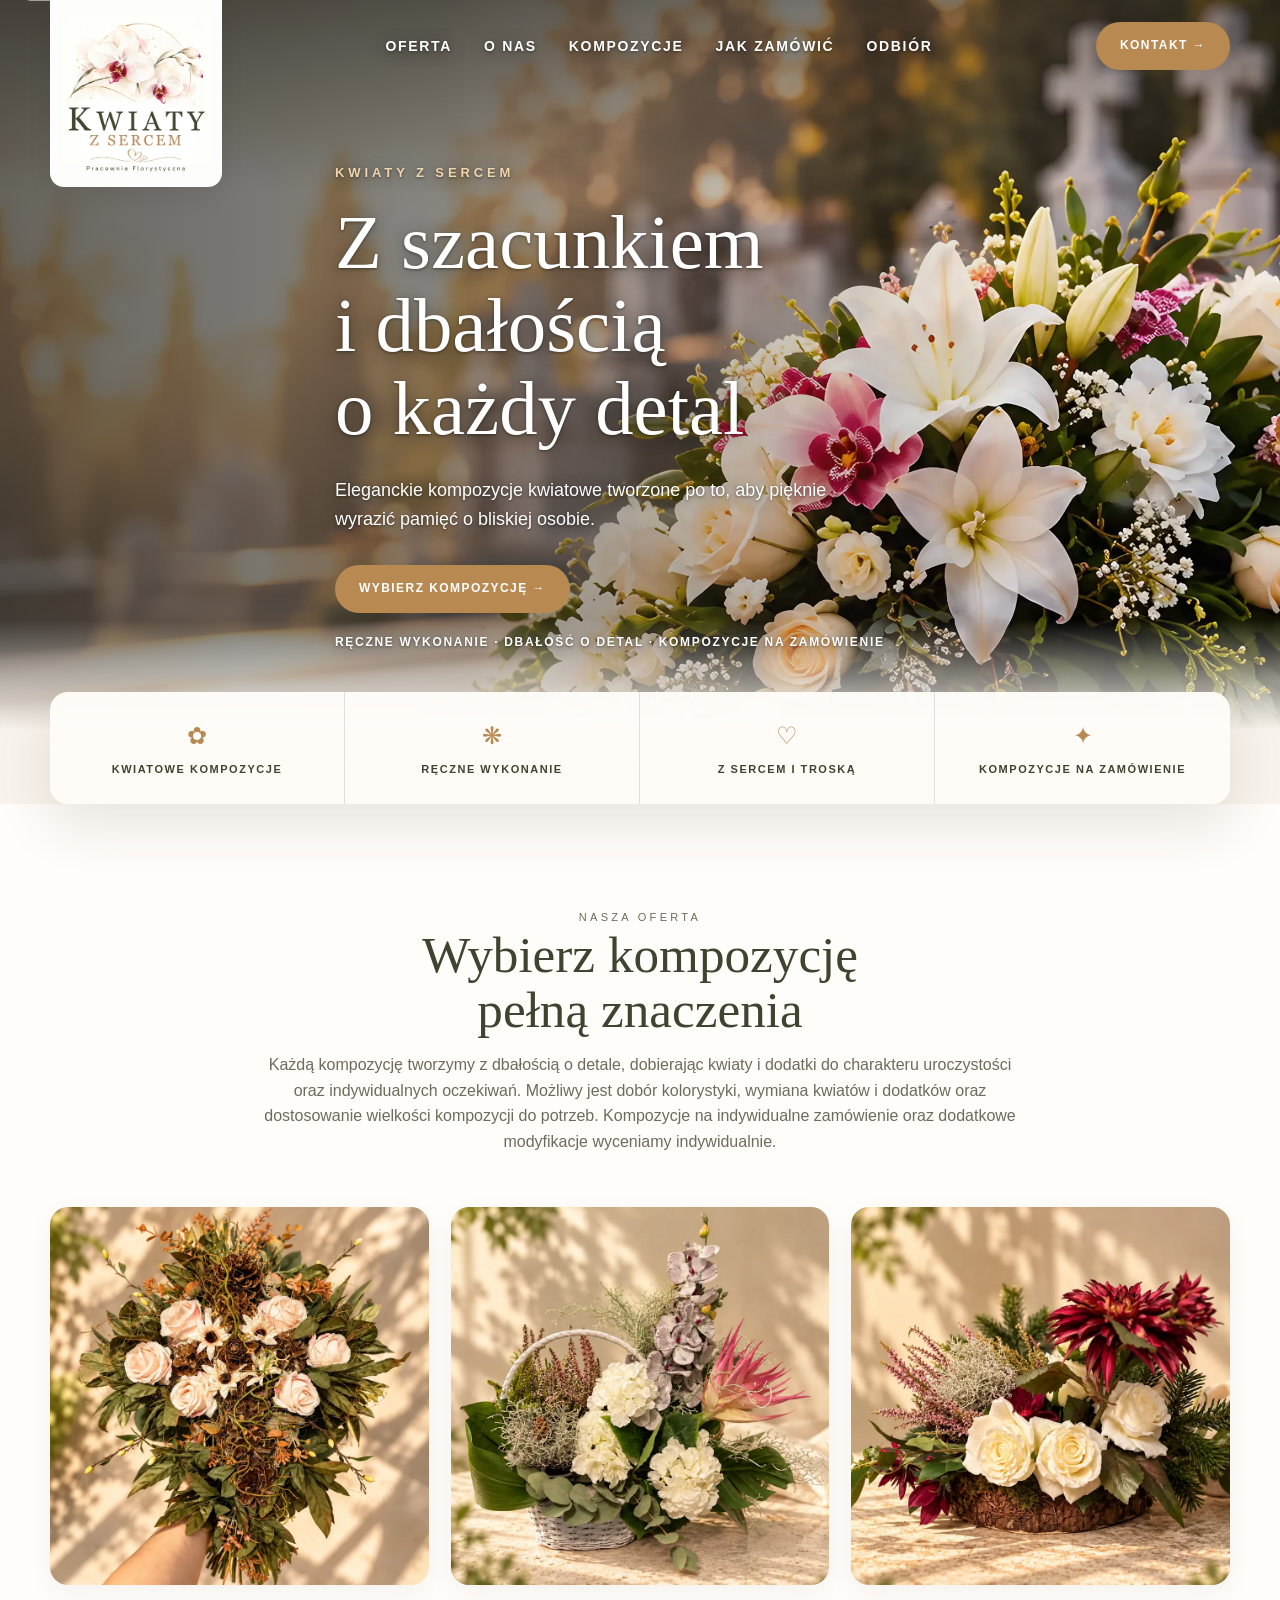
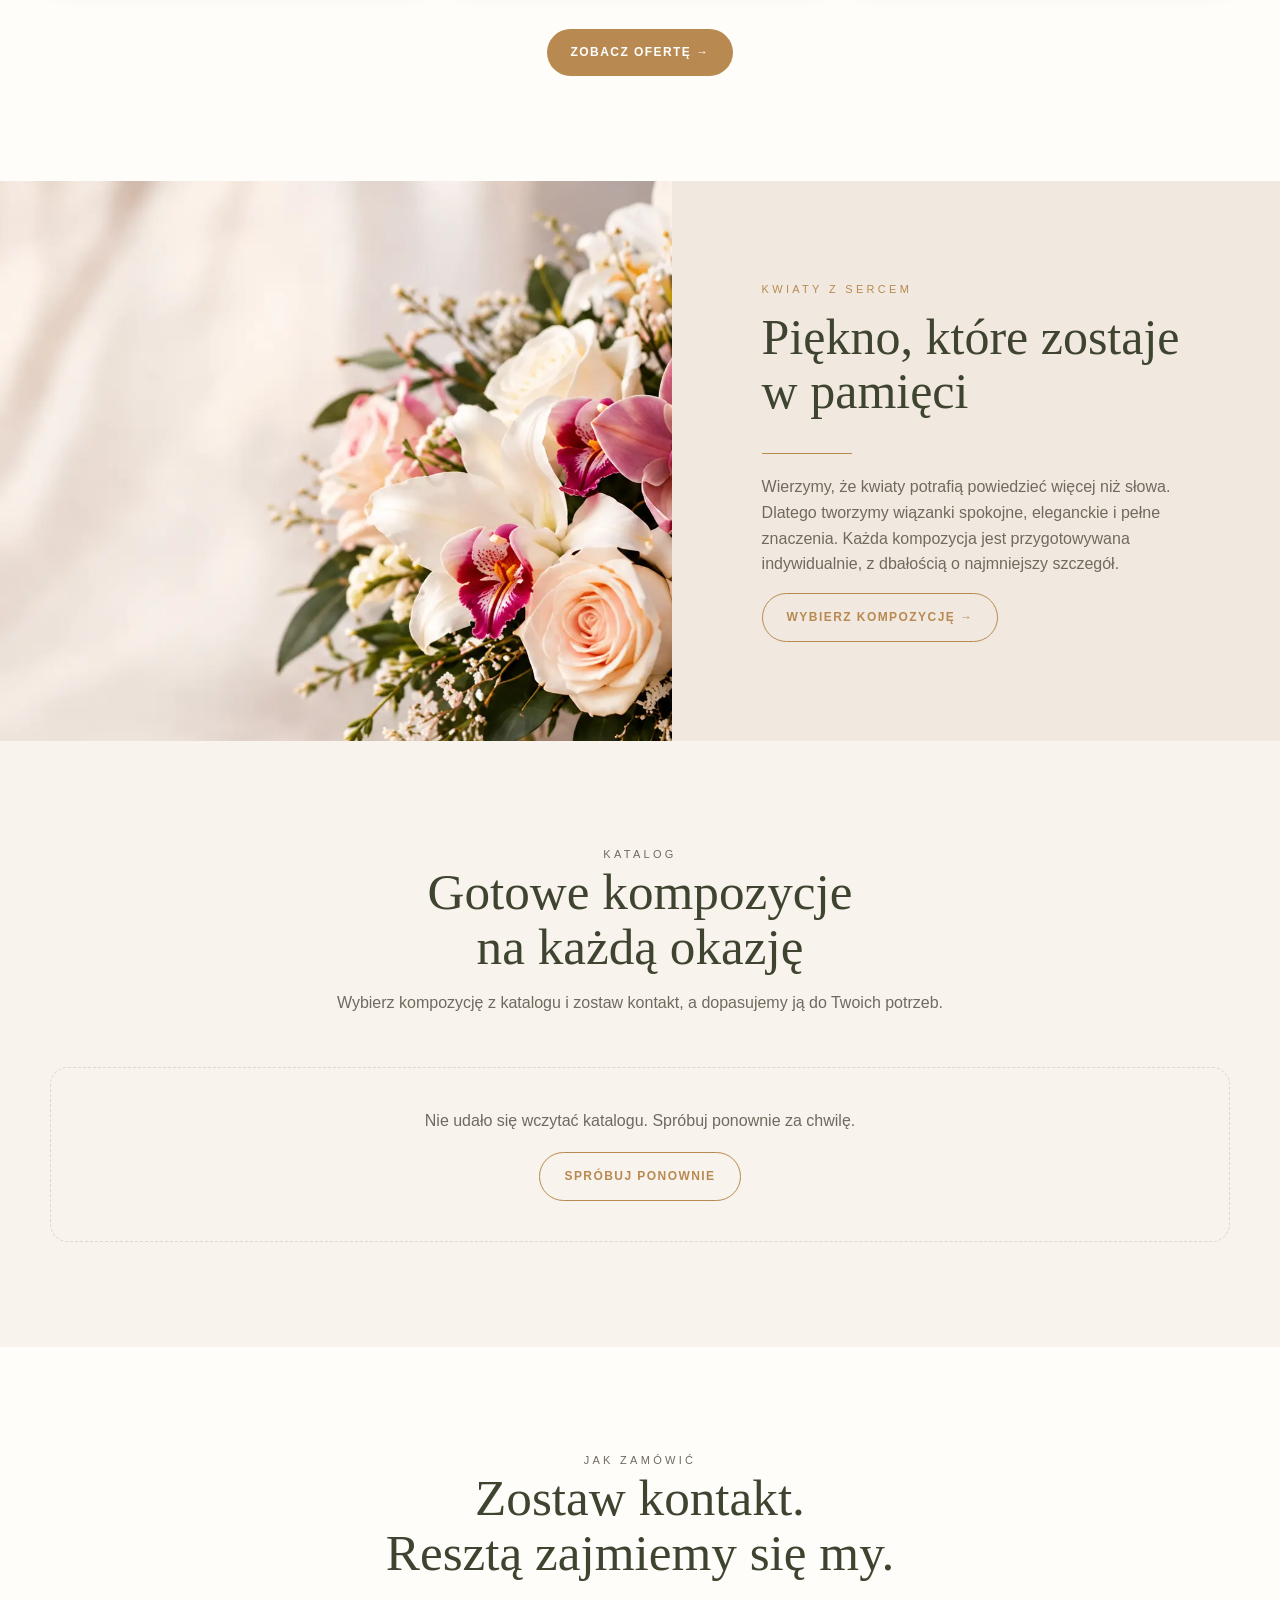
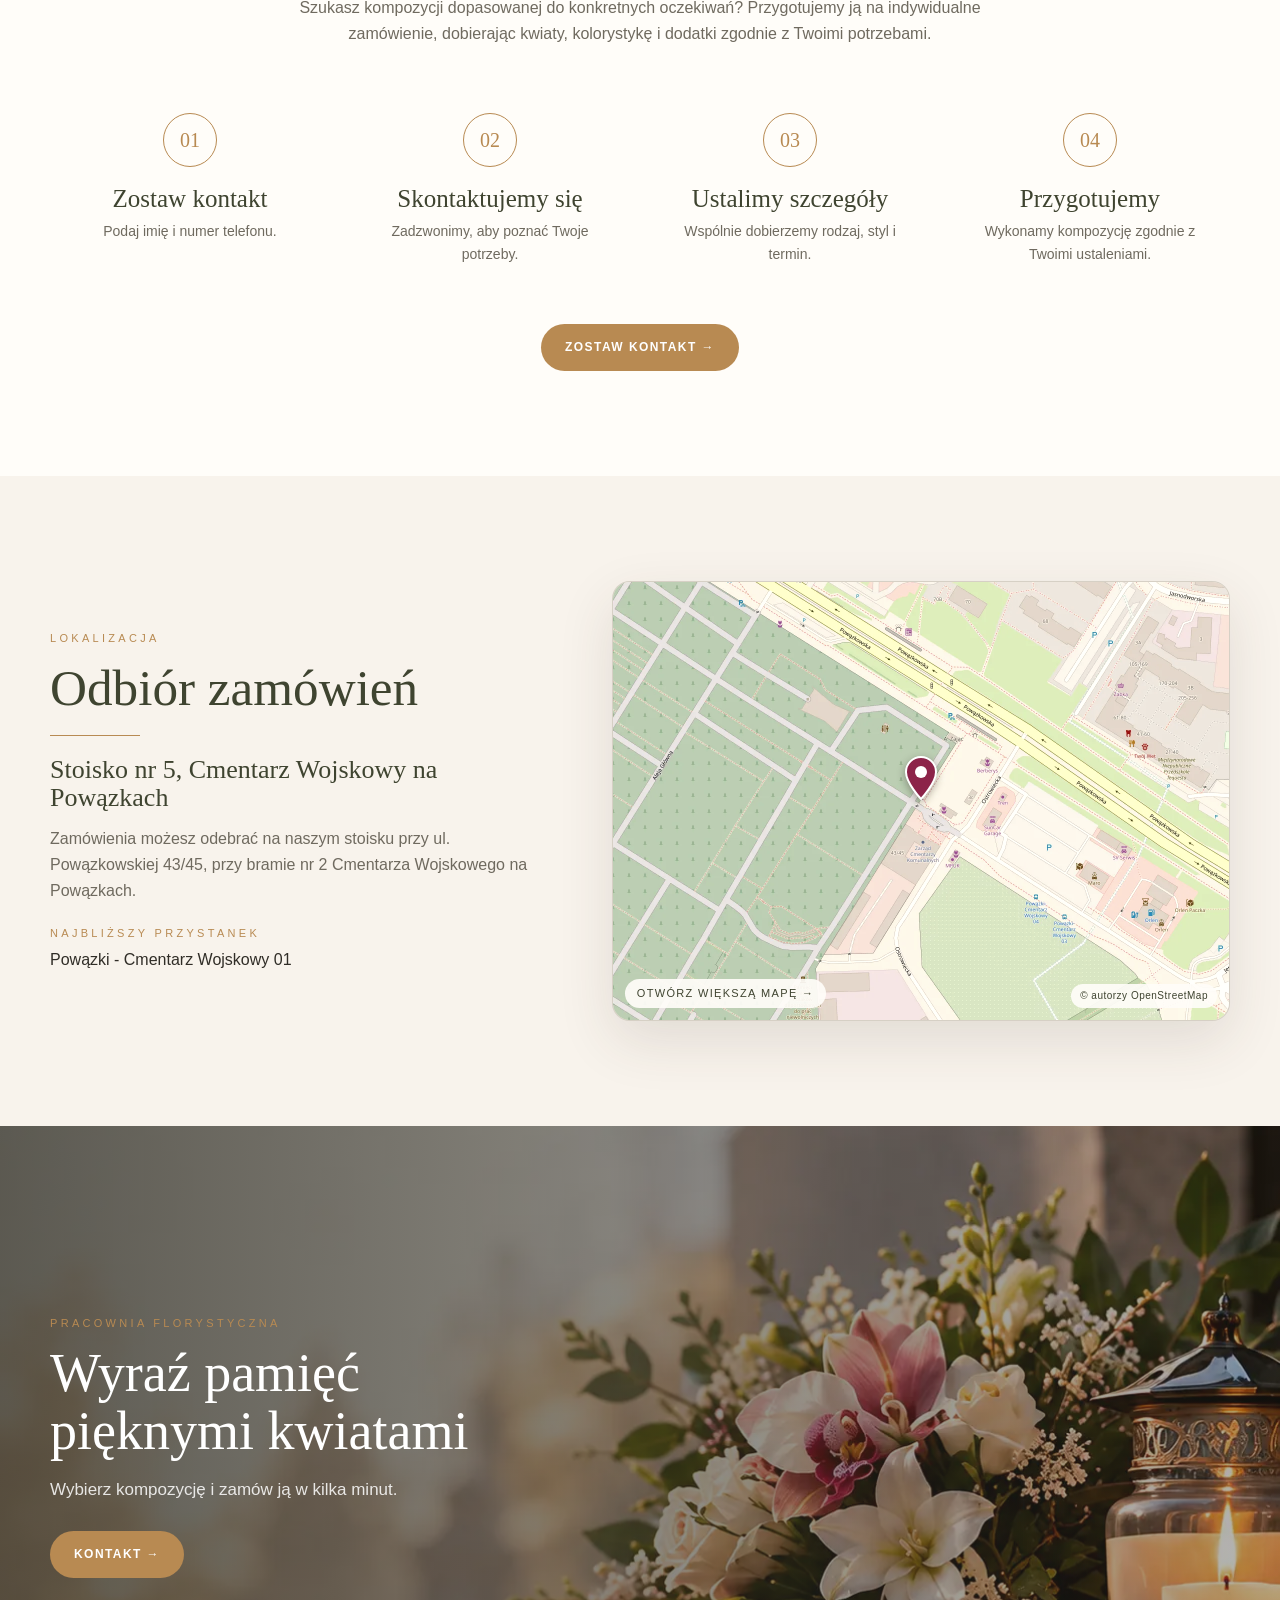
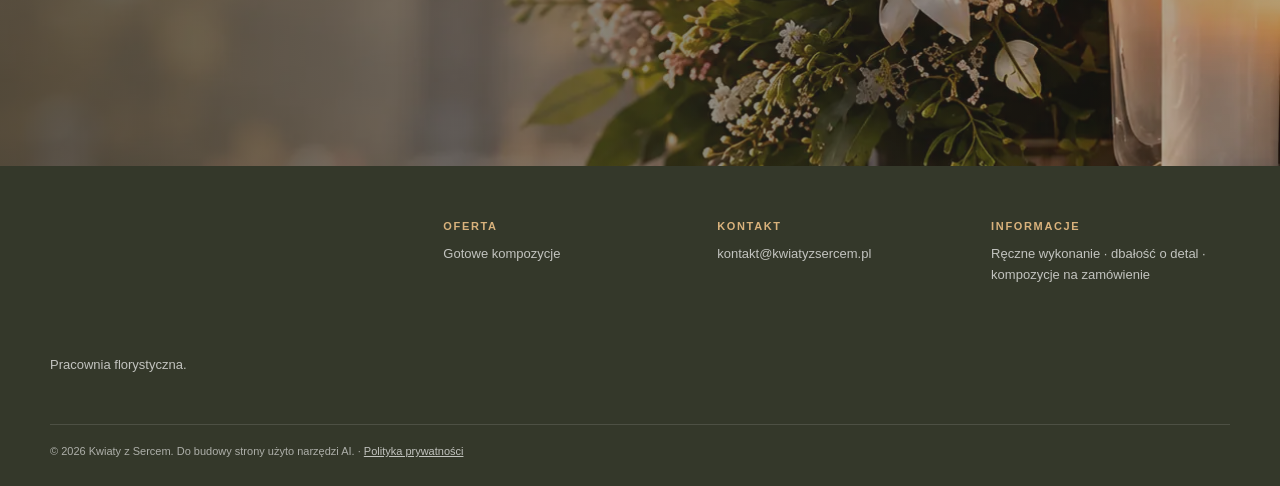
<file: index.html>
<!DOCTYPE html>
<html lang="pl">
<head>
  <meta charset="UTF-8">
  <meta name="viewport" content="width=device-width, initial-scale=1.0">
  <meta http-equiv="Content-Security-Policy" content="default-src 'self'; script-src 'self'; style-src 'self'; img-src 'self' https:; connect-src https://script.google.com https://script.googleusercontent.com; base-uri 'self'; form-action 'none'; object-src 'none'">
  <title>Kwiaty z Sercem | Pracownia Florystyczna</title>
  <meta name="description" content="Kwiaty z Sercem - pracownia florystyczna. Eleganckie kompozycje kwiatowe na zamówienie, przygotowywane z dbałością o każdy detal.">
  <meta name="theme-color" content="#f8f3ec">

  <link rel="icon" href="assets/icons/favicon.svg" type="image/svg+xml">
  <link rel="icon" href="assets/icons/favicon.ico" sizes="48x48">
  <link rel="apple-touch-icon" href="assets/icons/apple-touch-icon.png">

  <meta property="og:type" content="website">
  <meta property="og:locale" content="pl_PL">
  <meta property="og:title" content="Kwiaty z Sercem | Pracownia Florystyczna">
  <meta property="og:description" content="Eleganckie kompozycje kwiatowe, przygotowywane z dbałością o każdy detal.">

  <link rel="preconnect" href="https://script.google.com" crossorigin>
  <link rel="preconnect" href="https://script.googleusercontent.com" crossorigin>
  <link rel="preload" as="image" href="assets/images/hero-1600.webp" media="(max-width: 1200px)">
  <link rel="preload" as="image" href="assets/images/hero-2400.webp" media="(min-width: 1201px)">
  <link rel="stylesheet" href="css/styles.css">
  <script src="js/utils.js" defer></script>
  <script src="js/main.js" defer></script>
  <script src="js/catalog.js" defer></script>
</head>
<body>
  <a class="skip-link" href="#main">Przejdź do treści</a>

  <header class="site-header">
    <nav class="nav container" data-nav aria-label="Menu główne">
      <a class="brand" href="#top" aria-label="Kwiaty z Sercem - początek strony">
        <img src="assets/images/logo.webp" alt="Kwiaty z Sercem - Pracownia Florystyczna" width="400" height="429">
      </a>

      <ul class="nav__links" id="nav-links">
        <li><a href="#oferta">Oferta</a></li>
        <li><a href="#o-nas">O nas</a></li>
        <li><a href="#kompozycje">Kompozycje</a></li>
        <li><a href="#jak-zamowic">Jak zamówić</a></li>
        <li><a href="#odbior">Odbiór</a></li>
        <li class="nav__cta-mobile">
          <button class="btn btn--gold" type="button" data-order-open>Kontakt →</button>
        </li>
      </ul>

      <button class="btn btn--gold" type="button" data-order-open>Kontakt →</button>
      <button class="nav__toggle" type="button" data-nav-toggle
              aria-label="Menu" aria-controls="nav-links" aria-expanded="false"></button>
    </nav>
  </header>

  <main id="main">
    <div id="top"></div>

    <section class="hero" aria-labelledby="hero-title">
      <div class="container hero__content">
        <p class="hero__eyebrow">Kwiaty z Sercem</p>
        <h1 class="hero__title" id="hero-title">Z szacunkiem<br>i dbałością<br>o każdy detal</h1>
        <p class="hero__copy">
          Eleganckie kompozycje kwiatowe tworzone po to,
          aby pięknie wyrazić pamięć o bliskiej osobie.
        </p>
        <a class="btn btn--gold" href="#kompozycje">Wybierz kompozycję →</a>
        <p class="hero__note">Ręczne wykonanie · dbałość o detal · kompozycje na zamówienie</p>
      </div>
    </section>

    <div class="trust container">
      <ul class="trust__list">
        <li class="trust__item">
          <div class="trust__icon" aria-hidden="true">✿</div>
          <strong class="trust__label">Kwiatowe kompozycje</strong>
        </li>
        <li class="trust__item">
          <div class="trust__icon" aria-hidden="true">❋</div>
          <strong class="trust__label">Ręczne wykonanie</strong>
        </li>
        <li class="trust__item">
          <div class="trust__icon" aria-hidden="true">♡</div>
          <strong class="trust__label">Z sercem i troską</strong>
        </li>
        <li class="trust__item">
          <div class="trust__icon" aria-hidden="true">✦</div>
          <strong class="trust__label">Kompozycje na zamówienie</strong>
        </li>
      </ul>
    </div>

    <section class="section offers" id="oferta" aria-labelledby="offers-title">
      <div class="container">
        <div class="section-head">
          <p class="section-kicker">Nasza oferta</p>
          <h2 id="offers-title">Wybierz kompozycję<br>pełną znaczenia</h2>
          <p>Każdą kompozycję tworzymy z dbałością o detale, dobierając kwiaty i dodatki do charakteru uroczystości oraz indywidualnych oczekiwań. Możliwy jest dobór kolorystyki, wymiana kwiatów i dodatków oraz dostosowanie wielkości kompozycji do potrzeb. Kompozycje na indywidualne zamówienie oraz dodatkowe modyfikacje wyceniamy indywidualnie.</p>
        </div>

        <div class="offers__showcase">
          <img src="assets/images/katalog/11.webp" alt="Bukiet z brzoskwiniowych róż, szyszek i jesiennej zieleni"
               width="900" height="900" loading="lazy">
          <img src="assets/images/katalog/15.webp" alt="Biały koszyk z hortensjami, orchideą i zielenią"
               width="900" height="900" loading="lazy">
          <img src="assets/images/katalog/19.webp" alt="Kremowe róże i bordowy kwiat w koszu z kory"
               width="900" height="900" loading="lazy">
        </div>

        <div class="section__cta">
          <a class="btn btn--gold" href="#kompozycje">Zobacz ofertę →</a>
        </div>
      </div>
    </section>

    <section class="story" id="o-nas" aria-labelledby="story-title">
      <div class="story__image" role="img" aria-label="Wiązanka z lampionem przy nagrobku"></div>
      <div class="story__copy">
        <p class="section-kicker">Kwiaty z Sercem</p>
        <h2 class="story__title" id="story-title">Piękno, które zostaje w pamięci</h2>
        <hr class="divider">
        <p class="story__text">
          Wierzymy, że kwiaty potrafią powiedzieć więcej niż słowa.
          Dlatego tworzymy wiązanki spokojne, eleganckie i pełne znaczenia.
          Każda kompozycja jest przygotowywana indywidualnie, z dbałością o najmniejszy szczegół.
        </p>
        <div>
          <a class="btn btn--outline" href="#kompozycje">Wybierz kompozycję →</a>
        </div>
      </div>
    </section>

    <section class="section catalog" id="kompozycje" aria-labelledby="catalog-title" data-catalog>
      <div class="container">
        <div class="section-head">
          <p class="section-kicker">Katalog</p>
          <h2 id="catalog-title">Gotowe kompozycje<br>na każdą okazję</h2>
          <p>Wybierz kompozycję z katalogu i zostaw kontakt, a dopasujemy ją do Twoich potrzeb.</p>
        </div>

        <div class="catalog__filters" data-catalog-filters hidden>
          <div class="catalog__group" data-catalog-occasion-group>
            <span class="catalog__label" id="catalog-occasion-label">Okazja</span>
            <div class="catalog__chips" role="group" aria-labelledby="catalog-occasion-label" data-catalog-chips></div>
          </div>
          <div class="catalog__group" data-catalog-price-group>
            <label class="catalog__label" for="catalog-price">Cena do: <output data-catalog-price-output>dowolna</output></label>
            <input class="catalog__range" id="catalog-price" type="range" min="0" max="0" step="50" value="0" data-catalog-price>
          </div>
        </div>

        <div class="catalog__summary" data-catalog-summary hidden>
          <p class="catalog__count" role="status" data-catalog-count></p>
          <button class="catalog__reset" type="button" data-catalog-reset disabled>Wyczyść filtry</button>
        </div>
        <div class="catalog__notice" data-catalog-notice role="status" hidden></div>
        <div class="catalog__grid" data-catalog-grid aria-busy="true"></div>
        <div class="catalog__message" data-catalog-message hidden></div>
        <noscript><p class="catalog__message">Do wyświetlenia katalogu potrzebny jest JavaScript.</p></noscript>
      </div>
    </section>

    <section class="section process" id="jak-zamowic" aria-labelledby="process-title">
      <div class="container">
        <div class="section-head">
          <p class="section-kicker">Jak zamówić</p>
          <h2 id="process-title">Zostaw kontakt.<br>Resztą zajmiemy się my.</h2>
          <p>Szukasz kompozycji dopasowanej do konkretnych oczekiwań? Przygotujemy ją na indywidualne zamówienie, dobierając kwiaty, kolorystykę i dodatki zgodnie z Twoimi potrzebami.</p>
        </div>

        <ol class="steps">
          <li class="step">
            <div class="step__number" aria-hidden="true">01</div>
            <h3 class="step__title">Zostaw kontakt</h3>
            <p class="step__text">Podaj imię i numer telefonu.</p>
          </li>
          <li class="step">
            <div class="step__number" aria-hidden="true">02</div>
            <h3 class="step__title">Skontaktujemy się</h3>
            <p class="step__text">Zadzwonimy, aby poznać Twoje potrzeby.</p>
          </li>
          <li class="step">
            <div class="step__number" aria-hidden="true">03</div>
            <h3 class="step__title">Ustalimy szczegóły</h3>
            <p class="step__text">Wspólnie dobierzemy rodzaj, styl i termin.</p>
          </li>
          <li class="step">
            <div class="step__number" aria-hidden="true">04</div>
            <h3 class="step__title">Przygotujemy</h3>
            <p class="step__text">Wykonamy kompozycję zgodnie z Twoimi ustaleniami.</p>
          </li>
        </ol>

        <div class="section__cta">
          <button class="btn btn--gold" type="button" data-order-open>Zostaw kontakt →</button>
        </div>
      </div>
    </section>

    <section class="section pickup" id="odbior" aria-labelledby="pickup-title">
      <div class="container pickup__layout">
        <div class="pickup__info">
          <p class="section-kicker">Lokalizacja</p>
          <h2 id="pickup-title">Odbiór zamówień</h2>
          <hr class="divider">
          <h3 class="pickup__stand">Stoisko nr 5, Cmentarz Wojskowy na Powązkach</h3>
          <p class="pickup__text">
            Zamówienia możesz odebrać na naszym stoisku przy ul. Powązkowskiej 43/45,
            przy bramie nr 2 Cmentarza Wojskowego na Powązkach.
          </p>
          <p class="pickup__stop">
            <span class="section-kicker pickup__label">Najbliższy przystanek</span>
            Powązki - Cmentarz Wojskowy 01
          </p>
        </div>

        <div class="pickup__map">
          <a class="pickup__map-link" href="https://www.openstreetmap.org/?mlat=52.25990&amp;mlon=20.95720#map=18/52.25990/20.95720"
             target="_blank" rel="noopener" aria-label="Otwórz większą mapę stoiska w OpenStreetMap (nowa karta)">
            <img class="pickup__map-image" src="assets/images/mapa-odbior.webp" width="1500" height="1100" loading="lazy"
                 alt="Mapa okolicy Cmentarza Wojskowego na Powązkach z zaznaczonym stoiskiem nr 5 przy bramie nr 2">
            <svg class="map-pin__svg pickup__pin" viewBox="0 0 36 46" aria-hidden="true">
              <path class="map-pin__shape" d="M18 2C9.7 2 3 8.7 3 17c0 11 15 27 15 27s15-16 15-27C33 8.7 26.3 2 18 2z"/>
              <circle class="map-pin__dot" cx="18" cy="17" r="6"/>
            </svg>
            <span class="pickup__map-hint">Otwórz większą mapę →</span>
          </a>
          <a class="pickup__map-credit" href="https://www.openstreetmap.org/copyright" target="_blank" rel="noopener">© autorzy OpenStreetMap</a>
        </div>
      </div>
    </section>

    <!--
      SEKCJA UKRYTA NA PRZYSZŁOŚĆ: „Nasze kompozycje" (3 wiersze zdjęcie + tekst, style .gallery* w css/styles.css,
      zdjęcia assets/images/gallery-*.webp). Usunięta ze strony na życzenie, zachowana do ewentualnego przywrócenia:
      żeby ją włączyć, usuń znaczniki komentarza (początek i koniec tego bloku). Teksty są jeszcze w wersji pogrzebowej.

    <section class="section gallery" aria-labelledby="gallery-title">
      <div class="container">
        <div class="section-head">
          <p class="section-kicker">Nasze kompozycje</p>
          <h2 id="gallery-title">Piękne kwiaty.<br>Spokojna forma.</h2>
          <p>Każda kompozycja jest dla nas czymś więcej niż wiązanką. To gest pamięci, który mówi to, na co brakuje słów.</p>
        </div>

        <div class="gallery__rows">
          <article class="gallery__row">
            <figure class="gallery__media">
              <img src="assets/images/gallery-big.webp" alt="Wiązanka na grobie o zachodzie słońca"
                   width="940" height="750" loading="lazy">
            </figure>
            <div>
              <p class="section-kicker">Nasze podejście</p>
              <h3 class="gallery__title">Więcej niż wiązanka</h3>
              <p class="gallery__text">
                Zaczynamy od rozmowy: o osobie, której pamięci poświęcona jest kompozycja,
                i o tym, co chcesz przez nią wyrazić. Kwiaty są tylko formą,
                najważniejsze jest to, co za nimi stoi.
              </p>
            </div>
          </article>

          <article class="gallery__row gallery__row--reverse">
            <figure class="gallery__media">
              <img src="assets/images/gallery-small-2.webp" alt="Kompozycja z lampionem"
                   width="774" height="455" loading="lazy">
            </figure>
            <div>
              <p class="section-kicker">Dbałość o detal</p>
              <h3 class="gallery__title">Każdy element ma znaczenie</h3>
              <p class="gallery__text">
                Dobór kwiatów, kolorów i formy dopasowujemy do charakteru uroczystości
                i osoby, o której pamiętamy. Stawiamy na spokojną, elegancką
                kompozycję, bez przesady i bez pośpiechu.
              </p>
            </div>
          </article>

          <article class="gallery__row">
            <figure class="gallery__media">
              <img src="assets/images/gallery-small-1.webp" alt="Białe róże i lilie w kompozycji"
                   width="674" height="396" loading="lazy">
            </figure>
            <div>
              <p class="section-kicker">Spokój po Twojej stronie</p>
              <h3 class="gallery__title">Z uwagą i taktem</h3>
              <p class="gallery__text">
                W trudnych chwilach nie trzeba myśleć o szczegółach.
                Zajmujemy się nimi z szacunkiem i wyczuciem,
                żebyś mógł skupić się na tym, co naprawdę ważne.
              </p>
            </div>
          </article>
        </div>
      </div>
    </section>
    -->

    <section class="section final-cta" aria-labelledby="cta-title">
      <div class="container">
        <div class="final-cta__copy">
          <p class="section-kicker">Pracownia florystyczna</p>
          <h2 class="final-cta__title" id="cta-title">Wyraź pamięć<br>pięknymi kwiatami</h2>
          <p class="final-cta__text">Wybierz kompozycję i zamów ją w kilka minut.</p>
          <button class="btn btn--gold" type="button" data-order-open>Kontakt →</button>
        </div>
      </div>
    </section>
  </main>

  <footer class="site-footer" id="kontakt">
    <div class="container">
      <div class="footer__grid">
        <div>
          <img class="footer__logo" src="assets/images/logo-round.webp" alt="Kwiaty z Sercem - Pracownia Florystyczna"
               width="320" height="320" loading="lazy">
          <p>Pracownia florystyczna.</p>
        </div>
        <div>
          <h3 class="footer__title">Oferta</h3>
          <p><a href="#kompozycje">Gotowe kompozycje</a></p>
        </div>
        <div>
          <h3 class="footer__title">Kontakt</h3>
          <p><a href="mailto:kontakt@kwiatyzsercem.pl">kontakt@kwiatyzsercem.pl</a></p>
        </div>
        <div>
          <h3 class="footer__title">Informacje</h3>
          <p>Ręczne wykonanie · dbałość o detal · kompozycje na zamówienie</p>
        </div>
      </div>
      <div class="footer__copyright">
        <p>© 2026 Kwiaty z Sercem. Do budowy strony użyto narzędzi AI. · <a href="polityka-prywatnosci">Polityka prywatności</a></p>
      </div>
    </div>
  </footer>

  <dialog class="modal" data-order-modal aria-labelledby="order-title">
    <button class="modal__close" type="button" data-order-close aria-label="Zamknij okno">×</button>
    <p class="section-kicker">Kwiaty z Sercem</p>
    <h2 class="modal__title" id="order-title" data-order-title data-text-order="Zamów kompozycję">Zostaw kontakt</h2>
    <p class="modal__text" data-order-lead
       data-text-order="Zostaw numer telefonu, a oddzwonimy, żeby potwierdzić zamówienie i ustalić szczegóły.">
      Zostaw numer telefonu, a oddzwonimy, żeby wspólnie ustalić szczegóły.
    </p>
    <p class="modal__product" data-order-product hidden>
      Wybrana kompozycja: <strong data-order-product-name></strong>
      <span class="modal__product-id">(ID: <span data-order-product-id></span>)</span>
    </p>

    <form class="form" data-order-form data-endpoint="https://script.google.com/macros/s/AKfycbxsZ86tL5LKEb1F5Wcv5L0a1FZhsMaXB1i4A397Y3_-hI6k3BXQ9ZIv48FNgWLL6v8A/exec">
      <div class="form__grid">
        <div class="field">
          <label class="field__label" for="order-name">Imię</label>
          <input class="field__control" id="order-name" name="name" type="text"
                 autocomplete="given-name" placeholder="Twoje imię" maxlength="100" required>
        </div>
        <div class="field">
          <label class="field__label" for="order-phone">Telefon</label>
          <input class="field__control" id="order-phone" name="phone" type="tel"
                 autocomplete="tel" inputmode="tel" placeholder="+48" maxlength="30"
                 pattern="[0-9+\s\(\)\-]{7,}" title="Podaj poprawny numer telefonu" required>
        </div>
        <div class="field field--full">
          <label class="field__label" for="order-email">E-mail</label>
          <input class="field__control" id="order-email" name="email" type="email"
                 autocomplete="email" inputmode="email" placeholder="Adres e-mail (opcjonalnie)" maxlength="100"
                 pattern="[\w.+%'\-]+@[\w\-]+(?:\.[\w\-]+)*\.[A-Za-z]{2,}" title="Podaj poprawny adres e-mail">
        </div>
        <div class="field field--full">
          <label class="field__label" for="order-notes">Informacja</label>
          <textarea class="field__control" id="order-notes" name="notes" maxlength="1000"
                    placeholder="W czym możemy pomóc? (opcjonalnie)"
                    data-placeholder-order="Preferowany termin, dodatkowe uwagi (opcjonalnie)"></textarea>
        </div>

        <div class="field field--trap" aria-hidden="true">
          <label for="order-website">Nie wypełniaj tego pola</label>
          <input id="order-website" name="website" type="text" tabindex="-1" autocomplete="off">
        </div>

        <div class="field field--full">
          <label class="consent">
            <input type="checkbox" name="consent" required>
            <span>Wyrażam zgodę na kontakt telefoniczny lub e-mailowy w sprawie mojego zapytania.
              Zapoznałem(-am) się z <a href="polityka-prywatnosci" target="_blank" rel="noopener">Polityką prywatności</a>.</span>
          </label>
        </div>
      </div>

      <p class="form__error" data-order-error role="alert" hidden>
        Nie udało się wysłać zgłoszenia. Spróbuj ponownie za chwilę.
      </p>
      <button class="btn btn--gold btn--block" type="submit" data-order-submit>Wyślij zgłoszenie →</button>
    </form>

    <p class="form__success" data-order-success role="status" tabindex="-1" hidden>
      <svg class="form__success-icon" viewBox="0 0 24 24" width="28" height="28" aria-hidden="true">
        <circle cx="12" cy="12" r="12" fill="currentColor"/>
        <path d="M7 12.5l3.2 3.2L17 8.8" fill="none" stroke="#fff" stroke-width="2.4"
              stroke-linecap="round" stroke-linejoin="round"/>
      </svg>
      <span>Dziękujemy! Skontaktujemy się z Tobą wkrótce.</span>
    </p>
  </dialog>

  <dialog class="lightbox" data-lightbox aria-label="Powiększone zdjęcie kompozycji">
    <button class="lightbox__close" type="button" data-lightbox-close aria-label="Zamknij podgląd">×</button>
    <img class="lightbox__image" data-lightbox-image alt="">
    <p class="lightbox__caption" data-lightbox-caption></p>
  </dialog>
</body>
</html>
</file>
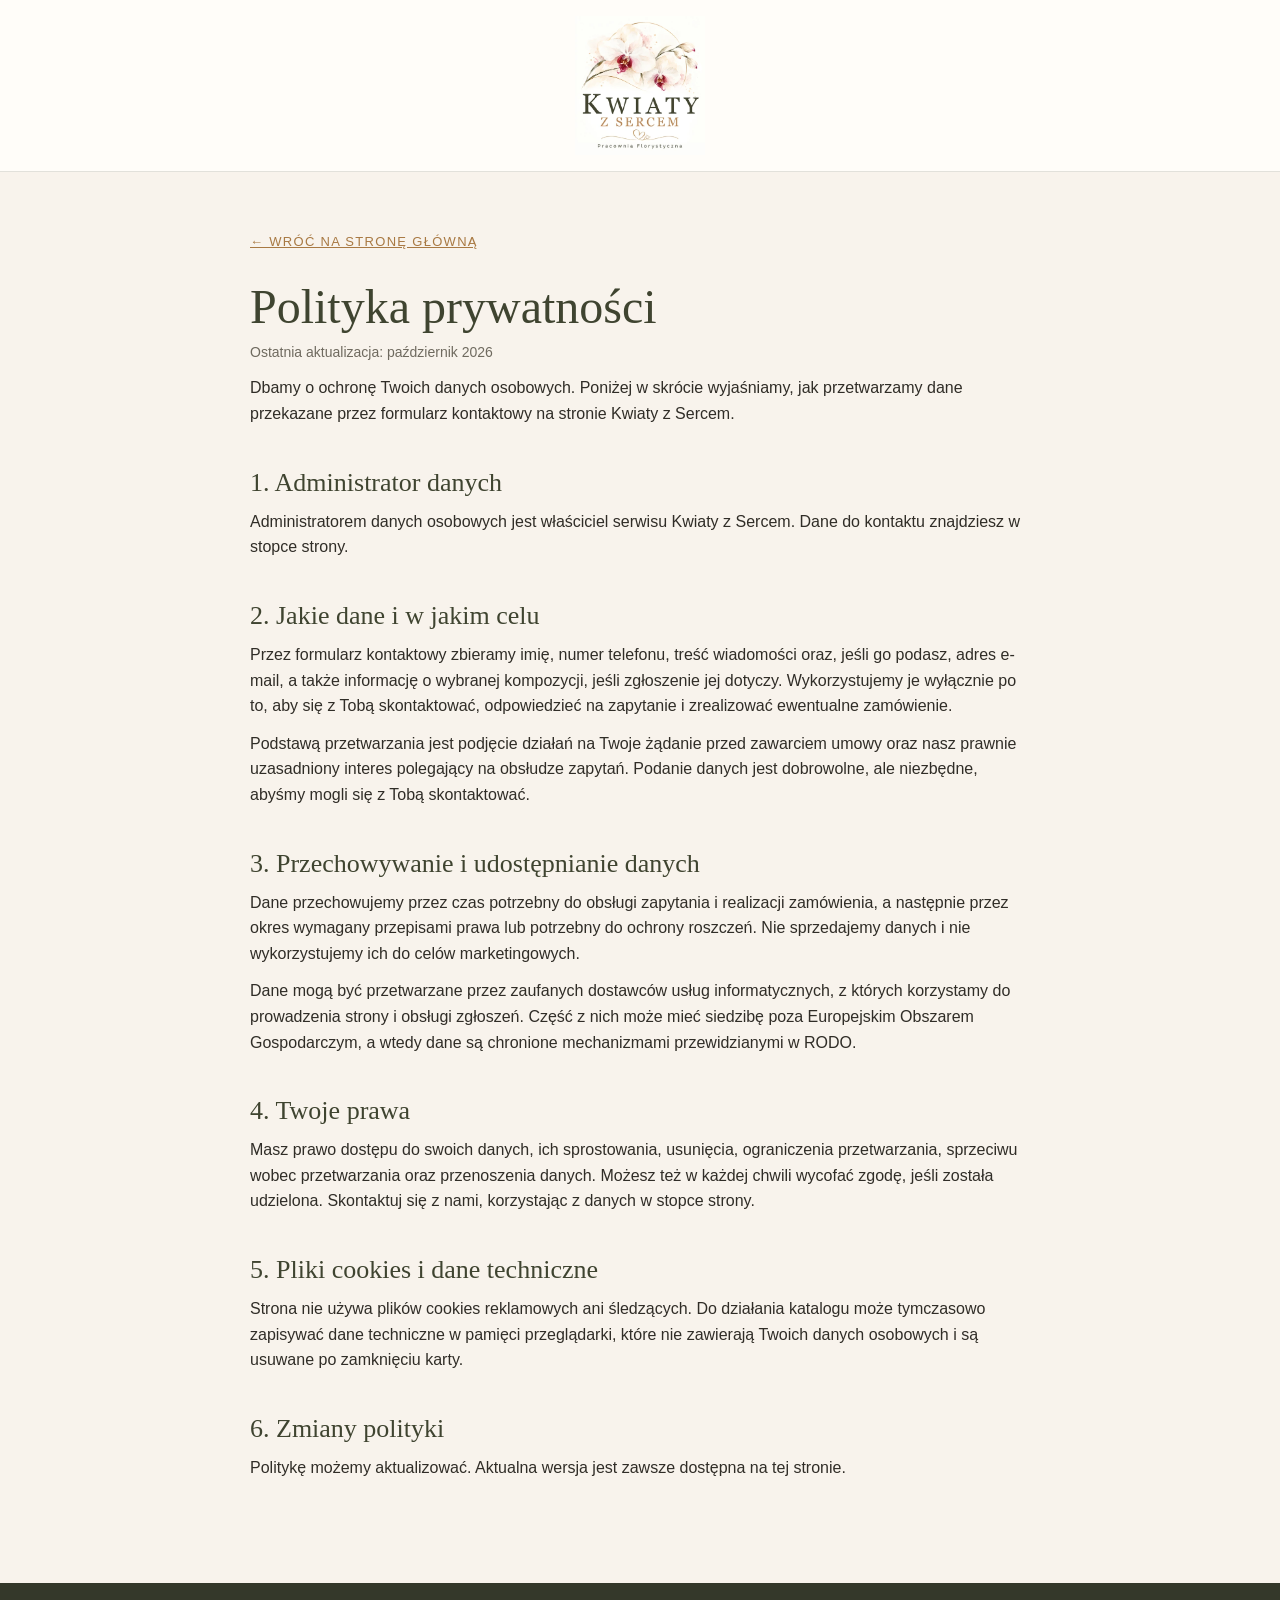
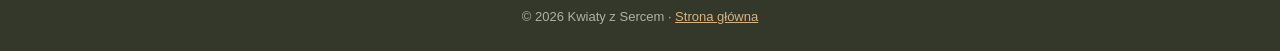
<file: polityka-prywatnosci.html>
<!DOCTYPE html>
<html lang="pl">
<head>
  <meta charset="UTF-8">
  <meta name="viewport" content="width=device-width, initial-scale=1.0">
  <meta http-equiv="Content-Security-Policy" content="default-src 'self'; script-src 'self'; style-src 'self'; img-src 'self' https:; connect-src https://script.google.com https://script.googleusercontent.com; base-uri 'self'; form-action 'none'; object-src 'none'">
  <title>Polityka prywatności | Kwiaty z Sercem</title>
  <meta name="description" content="Polityka prywatności serwisu Kwiaty z Sercem: jak przetwarzamy dane z formularza kontaktowego.">
  <meta name="theme-color" content="#f8f3ec">

  <link rel="icon" href="assets/icons/favicon.svg" type="image/svg+xml">
  <link rel="icon" href="assets/icons/favicon.ico" sizes="48x48">
  <link rel="apple-touch-icon" href="assets/icons/apple-touch-icon.png">
  <link rel="stylesheet" href="css/styles.css">
</head>
<body>
  <header class="legal-header">
    <div class="container legal-header__inner">
      <a href="./" aria-label="Kwiaty z Sercem - strona główna">
        <img class="legal-header__logo" src="assets/images/logo.webp" alt="Kwiaty z Sercem - Pracownia Florystyczna" width="400" height="429">
      </a>
    </div>
  </header>

  <main class="container legal">
    <a class="legal__back" href="./">← Wróć na stronę główną</a>
    <h1>Polityka prywatności</h1>
    <p class="legal__meta">Ostatnia aktualizacja: październik 2026</p>

    <p>Dbamy o ochronę Twoich danych osobowych. Poniżej w skrócie wyjaśniamy, jak przetwarzamy dane
      przekazane przez formularz kontaktowy na stronie Kwiaty z Sercem.</p>

    <h2>1. Administrator danych</h2>
    <p>Administratorem danych osobowych jest właściciel serwisu Kwiaty z Sercem.
      Dane do kontaktu znajdziesz w stopce strony.</p>

    <h2>2. Jakie dane i w jakim celu</h2>
    <p>Przez formularz kontaktowy zbieramy imię, numer telefonu, treść wiadomości oraz, jeśli go podasz, adres e-mail,
      a także informację o wybranej kompozycji, jeśli zgłoszenie jej dotyczy. Wykorzystujemy je wyłącznie po to, aby się z Tobą skontaktować,
      odpowiedzieć na zapytanie i zrealizować ewentualne zamówienie.</p>
    <p>Podstawą przetwarzania jest podjęcie działań na Twoje żądanie przed zawarciem umowy oraz nasz prawnie uzasadniony
      interes polegający na obsłudze zapytań. Podanie danych jest dobrowolne, ale niezbędne, abyśmy mogli się z Tobą skontaktować.</p>

    <h2>3. Przechowywanie i udostępnianie danych</h2>
    <p>Dane przechowujemy przez czas potrzebny do obsługi zapytania i realizacji zamówienia, a następnie przez okres
      wymagany przepisami prawa lub potrzebny do ochrony roszczeń. Nie sprzedajemy danych i nie wykorzystujemy ich
      do celów marketingowych.</p>
    <p>Dane mogą być przetwarzane przez zaufanych dostawców usług informatycznych, z których korzystamy do prowadzenia
      strony i obsługi zgłoszeń. Część z nich może mieć siedzibę poza Europejskim Obszarem Gospodarczym,
      a wtedy dane są chronione mechanizmami przewidzianymi w RODO.</p>

    <h2>4. Twoje prawa</h2>
    <p>Masz prawo dostępu do swoich danych, ich sprostowania, usunięcia, ograniczenia przetwarzania, sprzeciwu wobec
      przetwarzania oraz przenoszenia danych. Możesz też w każdej chwili wycofać zgodę, jeśli została udzielona.
      Skontaktuj się z nami, korzystając z danych w stopce strony.</p>

    <h2>5. Pliki cookies i dane techniczne</h2>
    <p>Strona nie używa plików cookies reklamowych ani śledzących. Do działania katalogu może tymczasowo zapisywać
      dane techniczne w pamięci przeglądarki, które nie zawierają Twoich danych osobowych i są usuwane po zamknięciu karty.</p>

    <h2>6. Zmiany polityki</h2>
    <p>Politykę możemy aktualizować. Aktualna wersja jest zawsze dostępna na tej stronie.</p>
  </main>

  <footer class="legal-footer">
    <div class="container">
      <p>© 2026 Kwiaty z Sercem · <a href="./">Strona główna</a></p>
    </div>
  </footer>
</body>
</html>
</file>
<file: css/styles.css>
/* ==========================================================================
   Kwiaty z Sercem - landing page
   Spis treści:
   1. Zmienne
   2. Reset i style bazowe
   3. Układ i narzędzia
   4. Przyciski
   5. Nagłówek i nawigacja
   6. Hero
   7. Pasek zalet
   8. Sekcje (wspólne)
   9. Oferta
   9a. Katalog (gotowe kompozycje z arkusza)
  10. O nas
  11. Jak zamówić
  11a. Odbiór zamówień (mapa)
  12. Galeria
  13. CTA końcowe
  14. Stopka
  15. Okno zamówienia i formularz
  15a. Powiększone zdjęcie kompozycji (okno)
  15b. Strona polityki prywatności
  16. Responsywność
  17. Preferencje użytkownika
   ========================================================================== */

/* 1. Zmienne
   ========================================================================== */
:root {
  --color-cream: #f8f3ec;
  --color-cream-dark: #f1e9df;
  --color-paper: #fffdf9;
  --color-white: #fff;
  --color-logo-bg: #fdfdfb;
  --color-olive: #3f4430;
  --color-gold: #b88a52;
  --color-gold-dark: #a87943;
  --color-gold-light: #d9b27c;
  --color-gold-pale: #f0d5ae;
  --color-burgundy: #8c2349;
  --color-text: #302d27;
  --color-muted: #6f6a5f;
  --color-footer: #34382a;
  --color-menu: rgba(48, 48, 39, 0.96);
  --color-overlay: rgba(20, 20, 16, 0.62);
  --color-overlay-strong: rgba(20, 20, 16, 0.78);
  --color-paper-glass: rgba(255, 253, 249, 0.92);
  --color-error: #9b2c2c;
  --color-line: rgba(63, 68, 48, 0.15);
  --color-success: #2e7d4f;
  --color-success-bg: #eef7f1;
  --color-success-text: #1f5a37;

  --shadow-soft: 0 8px 25px rgba(55, 45, 35, 0.05);
  --shadow-card: 0 20px 55px rgba(62, 52, 39, 0.12);
  --shadow-modal: 0 30px 80px rgba(0, 0, 0, 0.25);
  --text-shadow-hero: 0 1px 3px rgba(20, 18, 12, 0.5), 0 2px 18px rgba(20, 18, 12, 0.45);

  --font-serif: Georgia, "Times New Roman", serif;
  --font-sans: Arial, Helvetica, sans-serif;

  --radius-card: 18px;
  --radius-field: 10px;
  --radius-pill: 999px;

  --container-width: 1180px;
  --container-gutter: 40px;
  --transition: 0.2s ease;
  --catalog-gap: 22px;
}

/* 2. Reset i style bazowe
   ========================================================================== */
*,
*::before,
*::after {
  box-sizing: border-box;
}

html {
  scroll-behavior: smooth;
  scroll-padding-top: 20px;
}

body {
  margin: 0;
  color: var(--color-text);
  background: var(--color-cream);
  font-family: var(--font-sans);
  line-height: 1.6;
}

body:has(dialog[open]) {
  overflow: hidden;
}

img {
  display: block;
  max-width: 100%;
}

a {
  color: inherit;
  text-decoration: none;
}

ul,
ol {
  margin: 0;
  padding: 0;
  list-style: none;
}

button,
input,
textarea {
  font: inherit;
}

h1,
h2,
h3 {
  font-family: var(--font-serif);
  font-weight: 400;
  line-height: 1.08;
}

h2 {
  margin: 0 0 15px;
  color: var(--color-olive);
  font-size: clamp(38px, 4vw, 54px);
}

:focus-visible {
  outline: 2px solid var(--color-gold);
  outline-offset: 3px;
}

/* 3. Układ i narzędzia
   ========================================================================== */
.container {
  width: min(var(--container-width), calc(100% - var(--container-gutter)));
  margin-inline: auto;
}

.section {
  padding: 105px 0;
}

.skip-link {
  position: absolute;
  z-index: 200;
  top: 0;
  left: 20px;
  padding: 10px 16px;
  border-radius: 0 0 var(--radius-field) var(--radius-field);
  background: var(--color-white);
  color: var(--color-olive);
  transform: translateY(-100%);
}

.skip-link:focus {
  transform: none;
}

/* 4. Przyciski
   ========================================================================== */
.btn {
  display: inline-flex;
  align-items: center;
  justify-content: center;
  gap: 10px;
  padding: 14px 24px;
  border: 0;
  border-radius: var(--radius-pill);
  font-size: 12px;
  font-weight: 600;
  letter-spacing: 0.12em;
  text-transform: uppercase;
  cursor: pointer;
  transition: background-color var(--transition), transform var(--transition);
}

.btn--gold {
  background: var(--color-gold);
  color: var(--color-white);
}

.btn--gold:hover {
  background: var(--color-gold-dark);
  transform: translateY(-1px);
}

.btn--outline {
  border: 1px solid var(--color-gold);
  background: transparent;
  color: var(--color-gold);
}

.btn--block {
  width: 100%;
}

.btn:disabled {
  opacity: 0.65;
  cursor: wait;
  transform: none;
}

/* 5. Nagłówek i nawigacja
   ========================================================================== */
.site-header {
  position: absolute;
  z-index: 10;
  top: 0;
  right: 0;
  left: 0;
  color: var(--color-white);
}

.nav {
  display: flex;
  align-items: center;
  justify-content: space-between;
  gap: 30px;
  height: 92px;
}

.brand {
  align-self: flex-start;
  width: 172px;
  padding: 16px 10px 8px;
  border-radius: 0 0 14px 14px;
  background: var(--color-logo-bg);
  box-shadow: 0 8px 25px rgba(0, 0, 0, 0.08);
}

.brand img {
  width: 100%;
  height: auto;
}

.nav__links {
  display: flex;
  gap: 32px;
  font-size: 14px;
  font-weight: 600;
  letter-spacing: 0.12em;
  text-transform: uppercase;
  text-shadow: var(--text-shadow-hero);
}

.nav__links a {
  transition: color var(--transition);
}

.nav__links a:hover {
  color: var(--color-gold-pale);
}

/* Przycisk kontaktu w menu mobilnym (na desktopie jest osobny przycisk CTA obok linków). */
.nav__cta-mobile {
  display: none;
}

.nav__toggle {
  display: none;
  padding: 0;
  border: 0;
  background: none;
  color: var(--color-white);
  font-size: 27px;
  cursor: pointer;
}

.nav__toggle::before {
  content: "\2630";
}

.nav__toggle[aria-expanded="true"]::before {
  content: "\2715";
}

/* 6. Hero
   ========================================================================== */
.hero {
  --hero-image: url("../assets/images/hero-1600.webp");
  --hero-overlay: linear-gradient(
    90deg,
    rgba(38, 35, 28, 0.7) 0%,
    rgba(38, 35, 28, 0.55) 35%,
    rgba(38, 35, 28, 0.28) 58%,
    rgba(38, 35, 28, 0.05) 80%
  );
  position: relative;
  display: flex;
  align-items: center;
  min-height: 730px;
  overflow: hidden;
  background:
    linear-gradient(180deg, rgba(38, 35, 28, 0.55) 0, rgba(38, 35, 28, 0) 190px),
    var(--hero-overlay),
    var(--hero-image) center / cover no-repeat;
  color: var(--color-white);
}

.hero::after {
  content: "";
  position: absolute;
  inset: auto 0 0;
  height: 110px;
  background: linear-gradient(transparent, var(--color-cream));
}

.hero__content {
  position: relative;
  z-index: 2;
  max-width: 610px;
  padding-top: 85px;
}

.hero__title {
  margin: 0 0 25px;
  font-size: clamp(48px, 6vw, 78px);
  text-shadow: var(--text-shadow-hero);
}

.hero__eyebrow {
  margin: 0 0 18px;
  color: var(--color-gold-pale);
  font-size: 13px;
  font-weight: 700;
  letter-spacing: 0.3em;
  text-transform: uppercase;
  text-shadow: var(--text-shadow-hero);
}

.hero__copy {
  max-width: 510px;
  margin: 0 0 32px;
  color: var(--color-white);
  font-size: 18px;
  text-shadow: var(--text-shadow-hero);
}

.hero__note {
  margin: 20px 0 0;
  font-size: 12px;
  font-weight: 600;
  letter-spacing: 0.14em;
  text-transform: uppercase;
  text-shadow: var(--text-shadow-hero);
}

/* 7. Pasek zalet
   ========================================================================== */
.trust {
  position: relative;
  z-index: 3;
  margin-top: -38px;
}

.trust__list {
  display: grid;
  grid-template-columns: repeat(4, 1fr);
  overflow: hidden;
  border-radius: var(--radius-card);
  background: rgba(255, 253, 249, 0.96);
  box-shadow: var(--shadow-card);
}

.trust__item {
  padding: 25px 20px;
  border-right: 1px solid var(--color-line);
  text-align: center;
}

.trust__item:last-child {
  border-right: 0;
}

.trust__icon {
  margin-bottom: 6px;
  color: var(--color-gold);
  font-size: 24px;
}

.trust__label {
  display: block;
  color: var(--color-olive);
  font-size: 11px;
  font-weight: 700;
  letter-spacing: 0.14em;
  text-transform: uppercase;
}

/* 8. Sekcje (wspólne)
   ========================================================================== */
.section-head {
  max-width: 760px;
  margin: 0 auto 52px;
  text-align: center;
}

.section-head p {
  margin: 0;
  color: var(--color-muted);
}

.section-kicker {
  margin: 0 0 12px;
  color: var(--color-gold);
  font-size: 11px;
  letter-spacing: 0.3em;
  text-transform: uppercase;
}

/* Złota linia pod nagłówkiem sekcji (O nas, odbiór zamówień). */
.divider {
  width: 90px;
  height: 1px;
  margin: 20px 0;
  border: 0;
  background: var(--color-gold);
}

/* Przycisk pod treścią sekcji (oferta, jak zamówić). */
.section__cta {
  margin-top: 44px;
  text-align: center;
}

/* 9. Oferta
   ========================================================================== */
.offers {
  background: var(--color-paper);
}

.offers__showcase {
  display: grid;
  grid-template-columns: repeat(3, 1fr);
  gap: var(--catalog-gap);
}

.offers__showcase img {
  width: 100%;
  height: auto;                          /* atrybut height na <img> ignorowałby aspect-ratio */
  aspect-ratio: 1 / 1;
  object-fit: cover;
  border-radius: var(--radius-card);
  box-shadow: var(--shadow-soft);
}

.card {
  display: flex;
  flex-direction: column;
  overflow: hidden;
  border: 1px solid var(--color-line);
  border-radius: var(--radius-card);
  background: var(--color-white);
  box-shadow: var(--shadow-soft);
  transition: transform 0.25s ease, box-shadow 0.25s ease;
}

.card:hover {
  box-shadow: var(--shadow-card);
  transform: translateY(-5px);
}

/* Treść karty katalogu rozciąga się, więc przyciski w sąsiednich kartach są na jednej linii. */
.product__body {
  display: flex;
  flex: 1;
  flex-direction: column;
  padding: 24px;
}

.card__link {
  padding: 0;
  border: 0;
  background: none;
  color: var(--color-gold);
  font-size: 12px;
  font-weight: 700;
  letter-spacing: 0.15em;
  text-transform: uppercase;
  cursor: pointer;
}

/* 9a. Katalog (gotowe kompozycje z arkusza)
   ========================================================================== */
.catalog {
  background: var(--color-cream);
}

.catalog__filters {
  display: flex;
  flex-direction: column;
  align-items: center;
  gap: 24px;
  max-width: 900px;
  margin: 0 auto 22px;
}

.catalog__group {
  display: flex;
  flex-direction: column;
  align-items: center;
  gap: 10px;
}

/* Reguły z display przesłaniają atrybut hidden, więc ukrywamy je jawnie. */
.catalog__filters[hidden],
.catalog__group[hidden] {
  display: none;
}

.catalog__label {
  color: var(--color-olive);
  font-size: 11px;
  font-weight: 700;
  letter-spacing: 0.14em;
  text-transform: uppercase;
}

.catalog__label output {
  color: var(--color-gold-dark);
}

.catalog__chips {
  display: flex;
  flex-wrap: wrap;
  justify-content: center;
  gap: 8px;
}

.chip {
  padding: 9px 16px;
  border: 1px solid var(--color-line);
  border-radius: var(--radius-pill);
  background: var(--color-white);
  color: var(--color-olive);
  font-size: 12px;
  letter-spacing: 0.08em;
  text-transform: uppercase;
  cursor: pointer;
  transition: background-color var(--transition), border-color var(--transition), color var(--transition);
}

.chip:hover {
  border-color: var(--color-gold);
}

.chip[aria-pressed="true"] {
  border-color: var(--color-olive);
  background: var(--color-olive);
  color: var(--color-white);
}

.catalog__range {
  width: 240px;
  accent-color: var(--color-gold);
}

.catalog__reset {
  padding: 0 0 2px;
  border: 0;
  background: none;
  color: var(--color-gold-dark);
  font-size: 12px;
  letter-spacing: 0.1em;
  text-decoration: underline;
  text-transform: uppercase;
  cursor: pointer;
}

.catalog__reset:disabled {
  opacity: 0.45;
  text-decoration: none;
  cursor: default;
}

/* Licznik i "Wyczyść filtry" w jednej linii, wyśrodkowane. Przycisk jest widoczny cały czas
   (przygaszony i nieaktywny, gdy nie ma filtrów), więc nic się nie przesuwa przy zmianie filtrów. */
.catalog__summary {
  display: flex;
  align-items: baseline;
  justify-content: center;
  gap: 14px;
  min-height: 2em;
  margin: 0 0 24px;
}

.catalog__summary[hidden] {
  display: none;
}

.catalog__count {
  min-width: 200px;                  /* stała szerokość: zmiana tekstu ("1 kompozycja" / "9 kompozycji") nie przesuwa przycisku */
  margin: 0;
  color: var(--color-muted);
  font-size: 14px;
  text-align: center;
}

/* Komunikat po wyborze kategorii z oferty, w której nie ma jeszcze kompozycji (zastępuje listę). */
.catalog__notice {
  margin: 0 auto 28px;
  padding: 18px 20px;
  max-width: 640px;
  border: 1px dashed var(--color-gold);
  border-radius: var(--radius-card);
  color: var(--color-text);
  text-align: center;
}

.catalog__notice[hidden] {
  display: none;
}

.catalog__notice-text {
  margin: 0 0 14px;
}

.catalog__notice-actions {
  display: flex;
  flex-wrap: wrap;
  justify-content: center;
  gap: 12px;
}

/* Flex zamiast siatki: niepełny rząd (np. 2 karty po filtrowaniu) jest wyśrodkowany. */
.catalog__grid {
  display: flex;
  flex-wrap: wrap;
  justify-content: center;
  gap: var(--catalog-gap);
}

.catalog__grid > .product {
  flex: 0 1 calc((100% - 2 * var(--catalog-gap)) / 3);
  min-width: 0;
}

.catalog__message {
  padding: 40px 20px;
  border: 1px dashed var(--color-line);
  border-radius: var(--radius-card);
  color: var(--color-muted);
  text-align: center;
}

.catalog__message-text {
  margin: 0 0 18px;
}

.product {
  display: flex;
  flex-direction: column;
}

.product__media {
  position: relative;
}

.product__zoom {
  display: block;
  width: 100%;
  padding: 0;
  border: 0;
  background: none;
  cursor: zoom-in;
}

/* Ikona lupy w rogu zdjęcia (pojawia się po najechaniu lub fokusie). */
.product__zoom::after {
  content: "⤢";
  position: absolute;
  right: 14px;
  bottom: 14px;
  display: grid;
  place-items: center;
  width: 34px;
  height: 34px;
  border-radius: 50%;
  background: var(--color-paper-glass);
  color: var(--color-olive);
  font-size: 18px;
  opacity: 0;
  transition: opacity var(--transition);
}

.product__zoom:hover::after,
.product__zoom:focus-visible::after {
  opacity: 1;
}

.product__tags,
.product__ribbon {
  pointer-events: none;                  /* klik w znaczek otwiera zdjęcie */
}

.product__image {
  width: 100%;
  height: auto;
  aspect-ratio: 1 / 1;
  object-fit: cover;
}

/* Znaczki na zdjęciu karty (numer kompozycji, ewentualnie okazje): każdy osobno, zawijane do kolejnego rzędu. */
.product__tags {
  position: absolute;
  right: 14px;
  bottom: 14px;
  left: 14px;
  display: flex;
  flex-wrap: wrap;
  gap: 6px;
}

.product__tag {
  padding: 6px 12px;
  border-radius: var(--radius-pill);
  background: var(--color-paper-glass);
  color: var(--color-olive);
  font-size: 11px;
  letter-spacing: 0.12em;
  text-transform: uppercase;
}

.product__ribbon {
  position: absolute;
  top: 14px;
  left: 14px;
  padding: 6px 14px;
  border-radius: var(--radius-pill);
  background: var(--color-gold);
  box-shadow: 0 6px 16px rgba(120, 84, 38, 0.35);
  color: var(--color-white);
  font-size: 11px;
  font-weight: 700;
  letter-spacing: 0.14em;
  text-transform: uppercase;
}

.product__title {
  margin: 0 0 9px;
  color: var(--color-olive);
  font-size: 26px;
}

.product__text {
  display: -webkit-box;
  margin: 0 0 18px;
  overflow: hidden;
  color: var(--color-muted);
  font-size: 14px;
  -webkit-line-clamp: 4;
  -webkit-box-orient: vertical;
}

.product__footer {
  display: flex;
  align-items: center;
  justify-content: space-between;
  gap: 12px;
  margin-top: auto;
  padding-top: 16px;
  border-top: 1px solid var(--color-line);
}

.product__price {
  color: var(--color-olive);
  font-family: var(--font-serif);
  font-size: 24px;
}

/* Wyróżnione: złota ramka, ciepłe tło, wstążka "Polecane", cena w kolorze bordo. */
.product--featured {
  border: 2px solid var(--color-gold);
  background: linear-gradient(180deg, #fff8ea, var(--color-white) 55%);
  box-shadow: 0 16px 44px rgba(184, 138, 82, 0.28);
}

.product--featured .product__price {
  color: var(--color-burgundy);
}

.product--skeleton {
  aspect-ratio: 1 / 1.4;                 /* zdjęcie 1:1 + treść karty, żeby po załadowaniu układ nie skakał */
  border: 0;
  background: linear-gradient(90deg, #f3ece2 25%, #fbf7f1 50%, #f3ece2 75%);
  background-size: 200% 100%;
  box-shadow: none;
  animation: skeleton-shimmer 1.4s linear infinite;
}

@keyframes skeleton-shimmer {
  to {
    background-position: -200% 0;
  }
}

/* 10. O nas
   ========================================================================== */
.story {
  display: grid;
  grid-template-columns: 1.05fr 0.95fr;
  min-height: 560px;
  padding: 0;
  background: var(--color-cream-dark);
}

.story__image {
  min-height: 560px;
  background: url("../assets/images/story.webp") center / cover;
}

.story__copy {
  display: flex;
  flex-direction: column;
  justify-content: center;
  padding: 90px max(40px, 7vw);
}

.story__title {
  font-size: 50px;
}

.story__text {
  max-width: 500px;
  margin: 0 0 1em;
  color: var(--color-muted);
}

/* 11. Jak zamówić
   ========================================================================== */
.process {
  background: var(--color-paper);
}

.steps {
  display: grid;
  grid-template-columns: repeat(4, 1fr);
  gap: 20px;
}

.step {
  padding: 15px;
  text-align: center;
}

.step__number {
  display: grid;
  place-items: center;
  width: 54px;
  height: 54px;
  margin: 0 auto 18px;
  border: 1px solid var(--color-gold);
  border-radius: 50%;
  color: var(--color-gold);
  font-family: var(--font-serif);
  font-size: 20px;
}

.step__title {
  margin: 0 0 8px;
  color: var(--color-olive);
  font-size: 25px;
}

.step__text {
  margin: 0;
  color: var(--color-muted);
  font-size: 14px;
}

/* 11a. Odbiór zamówień (mapa)
   ========================================================================== */
.pickup {
  background: var(--color-cream);
}

.pickup__layout {
  display: grid;
  grid-template-columns: 0.9fr 1.1fr;
  gap: 56px;
  align-items: center;
}

.pickup__stand {
  margin: 0 0 14px;
  color: var(--color-olive);
  font-size: 26px;
}

.pickup__text {
  max-width: 480px;
  margin: 0 0 22px;
  color: var(--color-muted);
}

.pickup__stop {
  margin: 0;
  color: var(--color-text);
}

.pickup__label {                       /* wygląd z .section-kicker, tu tylko układ */
  display: block;
  margin-bottom: 4px;
}

/* Mapa odbioru: statyczny obraz z kafelków OpenStreetMap (assets/images/mapa-odbior.webp, zdjęcie z 2026-10-26)
   z własną pinezką; całość jest linkiem do większej mapy na openstreetmap.org. Nie pobieramy kafelków
   w trakcie działania strony (serwery OSM potrafią zablokować dostęp niektórym klientom). */
.pickup__map {
  position: relative;
  height: 440px;
  overflow: hidden;
  border: 1px solid var(--color-line);
  border-radius: var(--radius-card);
  background: var(--color-cream-dark);
  box-shadow: var(--shadow-card);
}

.pickup__map-link {
  position: absolute;
  inset: 0;
}

/* Obraz jest większy od ramki i przycinany równo ze wszystkich stron: jego środek (punkt stoiska) leży w środku ramki. */
.pickup__map-image {
  position: absolute;
  top: 50%;
  left: 50%;
  display: block;
  width: 750px;                          /* połowa pikseli pliku (gęstość 2×) */
  max-width: none;
  height: 550px;
  margin: -275px 0 0 -375px;
  filter: sepia(0.18) saturate(0.9);     /* lekko ocieplona mapa pasuje do kremowej palety strony */
}

/* Pinezka w kolorze marki (bordo z ikony i logo); czubek dokładnie w środku mapy. */
.pickup__pin {
  position: absolute;
  top: 50%;
  left: 50%;
  margin: -46px 0 0 -18px;
  pointer-events: none;
}

.map-pin__svg {
  display: block;
  width: 36px;
  height: 46px;
  filter: drop-shadow(0 3px 4px rgba(20, 18, 12, 0.35));
}

.map-pin__shape {
  fill: var(--color-burgundy);
  stroke: var(--color-white);
  stroke-width: 2;
}

.map-pin__dot {
  fill: var(--color-white);
}

.pickup__map-hint,
.pickup__map-credit {
  position: absolute;
  bottom: 12px;
  padding: 6px 12px;
  border-radius: var(--radius-pill);
  background: var(--color-paper-glass);
  color: var(--color-olive);
  font-size: 11px;
  letter-spacing: 0.12em;
  text-transform: uppercase;
}

.pickup__map-hint {
  left: 12px;
}

.pickup__map-link:hover .pickup__map-hint,
.pickup__map-link:focus-visible .pickup__map-hint {
  background: var(--color-white);
  color: var(--color-gold-dark);
}

/* Podpis wymagany licencją OpenStreetMap: zawsze widoczny, osobny link (nie wewnątrz linku mapy). */
.pickup__map-credit {
  right: 12px;
  padding: 4px 9px;
  font-size: 10px;
  letter-spacing: 0.05em;
  text-transform: none;
}

/* 12. Galeria
   ========================================================================== */
.gallery {
  background: var(--color-cream);
}

.gallery__rows {
  display: grid;
  gap: 80px;
}

.gallery__row {
  display: grid;
  grid-template-columns: 1fr 1fr;
  align-items: center;
  gap: clamp(32px, 6vw, 80px);
}

.gallery__row--reverse .gallery__media {
  order: 2;
}

.gallery__media {
  margin: 0;
  overflow: hidden;
  border-radius: var(--radius-card);
  box-shadow: var(--shadow-soft);
}

.gallery__media img {
  width: 100%;
  height: auto;
  aspect-ratio: 3 / 2;
  object-fit: cover;
}

.gallery__title {
  margin: 0 0 15px;
  color: var(--color-olive);
  font-size: clamp(30px, 3vw, 40px);
}

.gallery__text {
  max-width: 480px;
  margin: 0;
  color: var(--color-muted);
}

/* 13. CTA końcowe
   ========================================================================== */
.final-cta {
  position: relative;
  overflow: hidden;
  background:
    linear-gradient(90deg, rgba(46, 44, 35, 0.78), rgba(46, 44, 35, 0.35)),
    url("../assets/images/cta.webp") center / cover;
  color: var(--color-white);
}

.final-cta .container {
  display: flex;
  align-items: center;
  min-height: 430px;
}

.final-cta__copy {
  max-width: 600px;
}

.final-cta__title {
  color: var(--color-white);
  font-size: 54px;
}

.final-cta__text {
  margin: 0 0 28px;
  color: rgba(255, 255, 255, 0.85);
  font-size: 17px;
}

/* 14. Stopka
   ========================================================================== */
.site-footer {
  padding: 55px 0 25px;
  background: var(--color-footer);
  color: #f4eee5;
}

.site-footer p,
.site-footer a {
  color: rgba(255, 255, 255, 0.7);
  font-size: 13px;
}

.site-footer p {
  margin: 0 0 1em;
}

.site-footer a:hover {
  color: var(--color-white);
}

.footer__grid {
  display: grid;
  grid-template-columns: 1.5fr 1fr 1fr 1fr;
  gap: 35px;
}

.footer__logo {
  width: 120px;
  height: 120px;
  margin-bottom: 14px;
}

.footer__title {
  margin: 0 0 1em;
  color: var(--color-gold-light);
  font-family: var(--font-sans);
  font-size: 11px;
  font-weight: 700;
  letter-spacing: 0.15em;
  text-transform: uppercase;
}

.footer__copyright {
  margin-top: 35px;
  padding-top: 18px;
  border-top: 1px solid rgba(255, 255, 255, 0.12);
}

.site-footer .footer__copyright a {
  font-size: inherit;
  text-decoration: underline;
}

.site-footer .footer__copyright p {
  margin: 0;
  color: rgba(255, 255, 255, 0.6);
  font-size: 11px;
}

/* 15. Okno zamówienia i formularz
   ========================================================================== */
.modal {
  width: min(560px, calc(100% - 40px));
  max-height: calc(100% - 40px);
  padding: 35px;
  overflow-y: auto;
  border: 0;
  border-radius: 20px;
  background: var(--color-paper);
  color: var(--color-text);
  box-shadow: var(--shadow-modal);
}

.modal::backdrop {
  background: var(--color-overlay);
}

.modal__close {
  position: absolute;
  top: 14px;
  right: 18px;
  padding: 0;
  border: 0;
  background: none;
  color: var(--color-muted);
  font-size: 27px;
  line-height: 1;
  cursor: pointer;
}

.modal__title {
  margin: 0 0 5px;
  color: var(--color-olive);
  font-size: 34px;
}

.modal__text {
  color: var(--color-muted);
  font-size: 14px;
}

.modal__product {
  margin: 0 0 4px;
  padding: 10px 14px;
  border-radius: var(--radius-field);
  background: var(--color-cream);
  color: var(--color-olive);
  font-size: 14px;
}

.modal__product-id {
  color: var(--color-muted);
  font-size: 12px;
  white-space: nowrap;
}

.form__grid {
  display: grid;
  grid-template-columns: 1fr 1fr;
  gap: 14px;
}

.field {
  margin-top: 14px;
}

.field--full {
  grid-column: 1 / -1;
}

.field__label {
  display: block;
  margin-bottom: 6px;
  color: var(--color-olive);
  font-size: 11px;
  letter-spacing: 0.1em;
  text-transform: uppercase;
}

.field__control {
  width: 100%;
  padding: 12px;
  border: 1px solid var(--color-line);
  border-radius: var(--radius-field);
  background: var(--color-white);
  color: var(--color-text);
}

.field__control:focus {
  border-color: var(--color-gold);
  outline: 0;
  box-shadow: 0 0 0 3px rgba(184, 138, 82, 0.25);
}

textarea.field__control {
  min-height: 90px;
  resize: vertical;
}

.field--trap {
  position: absolute;
  left: -9999px;
  width: 1px;
  height: 1px;
  overflow: hidden;
}

.consent {
  display: flex;
  align-items: flex-start;
  gap: 10px;
  color: var(--color-muted);
  font-size: 13px;
  line-height: 1.5;
  cursor: pointer;
}

.consent input {
  flex: none;
  margin: 3px 0 0;
  accent-color: var(--color-gold);
}

.consent a {
  color: var(--color-gold-dark);
  text-decoration: underline;
}

.form__error {
  margin: 16px 0 0;
  color: var(--color-error);
  font-size: 14px;
}

.form .btn {
  margin-top: 20px;
}

.form__success {
  display: flex;
  align-items: center;
  gap: 14px;
  margin: 20px 0 0;
  padding: 18px;
  border: 1px solid var(--color-success);
  border-radius: var(--radius-field);
  background: var(--color-success-bg);
  color: var(--color-success-text);
  font-size: 15px;
  font-weight: 600;
}

.form__success[hidden] {
  display: none;
}

.form__success-icon {
  flex: none;
  color: var(--color-success);
  animation: success-pop 0.4s ease-out;
}

@keyframes success-pop {
  from {
    opacity: 0;
    transform: scale(0.5);
  }
  to {
    opacity: 1;
    transform: scale(1);
  }
}

/* 15a. Powiększone zdjęcie kompozycji (okno)
   ========================================================================== */
.lightbox {
  width: fit-content;
  max-width: min(94vw, 1040px);
  max-height: 94vh;
  padding: 0;
  overflow: hidden;
  border: 0;
  border-radius: var(--radius-card);
  background: var(--color-paper);
  color: var(--color-text);
  box-shadow: var(--shadow-modal);
}

.lightbox::backdrop {
  background: var(--color-overlay-strong);
}

.lightbox__image {
  display: block;
  width: auto;
  height: auto;
  max-width: 100%;
  max-height: 80vh;                      /* auto + max: obraz nigdy nie jest powiększany ponad swój rozmiar */
  margin: 0 auto;
}

.lightbox__caption {
  margin: 0;
  padding: 16px 24px 20px;
  color: var(--color-olive);
  font-family: var(--font-serif);
  font-size: 22px;
  text-align: center;
}

.lightbox__close {
  position: absolute;
  top: 12px;
  right: 12px;
  display: grid;
  place-items: center;
  width: 38px;
  height: 38px;
  padding: 0;
  border: 0;
  border-radius: 50%;
  background: var(--color-paper-glass);
  color: var(--color-olive);
  font-size: 26px;
  line-height: 1;
  cursor: pointer;
}

/* 15b. Strona polityki prywatności
   ========================================================================== */
.legal-header {
  padding: 16px 0;
  border-bottom: 1px solid var(--color-line);
  background: var(--color-paper);
}

.legal-header__inner {
  display: flex;
  align-items: center;
  justify-content: center;
}

.legal-header__logo {
  display: block;
  width: 130px;
  height: auto;
}

.legal__back {
  display: inline-block;
  margin-bottom: 28px;
  color: var(--color-gold-dark);
  font-size: 13px;
  letter-spacing: 0.1em;
  text-decoration: none;
  text-transform: uppercase;
}

.legal__back:hover {
  text-decoration: underline;
}

.legal {
  max-width: 780px;
  padding: 56px 0 90px;
}

.legal h1 {
  margin: 0 0 8px;
  color: var(--color-olive);
  font-size: clamp(34px, 4.5vw, 48px);
}

.legal__meta {
  margin: 0 0 36px;
  color: var(--color-muted);
  font-size: 14px;
}

.legal h2 {
  margin: 42px 0 12px;
  color: var(--color-olive);
  font-size: 26px;
}

.legal p,
.legal li {
  margin: 0 0 12px;
}

.legal ul {
  margin: 0 0 14px;
  padding-left: 22px;
  list-style: disc;
}

.legal a {
  color: var(--color-gold-dark);
  text-decoration: underline;
}

.legal-footer {
  padding: 24px 0;
  background: var(--color-footer);
  color: rgba(255, 255, 255, 0.6);
  font-size: 13px;
  text-align: center;
}

.legal-footer p {
  margin: 0;
}

.legal-footer a {
  color: var(--color-gold-light);
  text-decoration: underline;
}

/* 16. Responsywność
   ========================================================================== */
@media (min-width: 1201px) {
  .hero {
    --hero-image: url("../assets/images/hero-2400.webp");
  }
}

@media (max-width: 1000px) {
  .catalog__grid > .product {
    flex-basis: calc((100% - var(--catalog-gap)) / 2);
  }
}

@media (max-width: 850px) {
  .nav__toggle {
    display: block;
  }

  .nav > .btn {
    display: none;
  }

  .nav__links {
    display: none;
  }

  .nav.is-open .nav__cta-mobile {
    display: block;
  }

  .nav__cta-mobile .btn {
    width: 100%;
  }

  .nav.is-open .nav__links {
    position: absolute;
    top: 80px;
    right: 20px;
    left: 20px;
    display: flex;
    flex-direction: column;
    gap: 18px;
    padding: 20px;
    border-radius: 14px;
    background: var(--color-menu);
  }

  .hero {
    --hero-overlay: linear-gradient(rgba(38, 35, 28, 0.42), rgba(38, 35, 28, 0.42));
    min-height: 720px;
    background-position: 65% center;
  }

  .hero__content {
    padding-top: 120px;
  }

  .trust__list {
    grid-template-columns: repeat(2, 1fr);
  }

  .trust__item:nth-child(2) {
    border-right: 0;
  }

  .trust__item:nth-child(-n + 2) {
    border-bottom: 1px solid var(--color-line);
  }

  .story,
  .pickup__layout {
    grid-template-columns: 1fr;
  }

  .pickup__layout {
    gap: 36px;
  }

  .story__image {
    min-height: 400px;
  }

  .steps,
  .footer__grid {
    grid-template-columns: 1fr 1fr;
  }

  .gallery__rows {
    gap: 56px;
  }

  .gallery__row {
    grid-template-columns: 1fr;
    gap: 28px;
  }

  .gallery__row--reverse .gallery__media {
    order: 0;
  }
}

@media (max-width: 640px) {
  .offers__showcase {
    gap: 10px;
  }

  .offers__showcase img {
    border-radius: 12px;
  }

  .catalog__grid > .product {
    flex-basis: 100%;
  }

  .catalog__range {
    width: min(280px, 80vw);
  }
}

@media (max-width: 520px) {
  .pickup__map {
    height: 320px;
  }

  .pickup__map-hint {
    bottom: 44px;                        /* nad podpisem OSM, żeby plakietki nie nachodziły na siebie na wąskich ekranach */
  }

  .container {
    width: min(var(--container-width), calc(100% - 28px));
  }

  .section {
    padding: 75px 0;
  }

  .nav {
    height: 78px;
  }

  .brand {
    width: 140px;
    padding: 12px 8px 6px;
  }

  .hero {
    min-height: 680px;
  }

  .hero__title {
    font-size: 46px;
  }

  .hero__copy {
    font-size: 16px;
  }

  .trust__item {
    padding: 18px 10px;
  }

  .steps,
  .footer__grid,
  .form__grid {
    grid-template-columns: 1fr;
  }

  .field--full {
    grid-column: auto;
  }

  .story__copy {
    padding: 65px 25px;
  }

  .modal {
    padding: 28px 22px;
  }
}

/* 17. Preferencje użytkownika
   ========================================================================== */
@media (prefers-reduced-motion: reduce) {
  html {
    scroll-behavior: auto;
  }

  *,
  *::before,
  *::after {
    animation-duration: 0.01ms !important;
    transition-duration: 0.01ms !important;
  }
}
</file>
